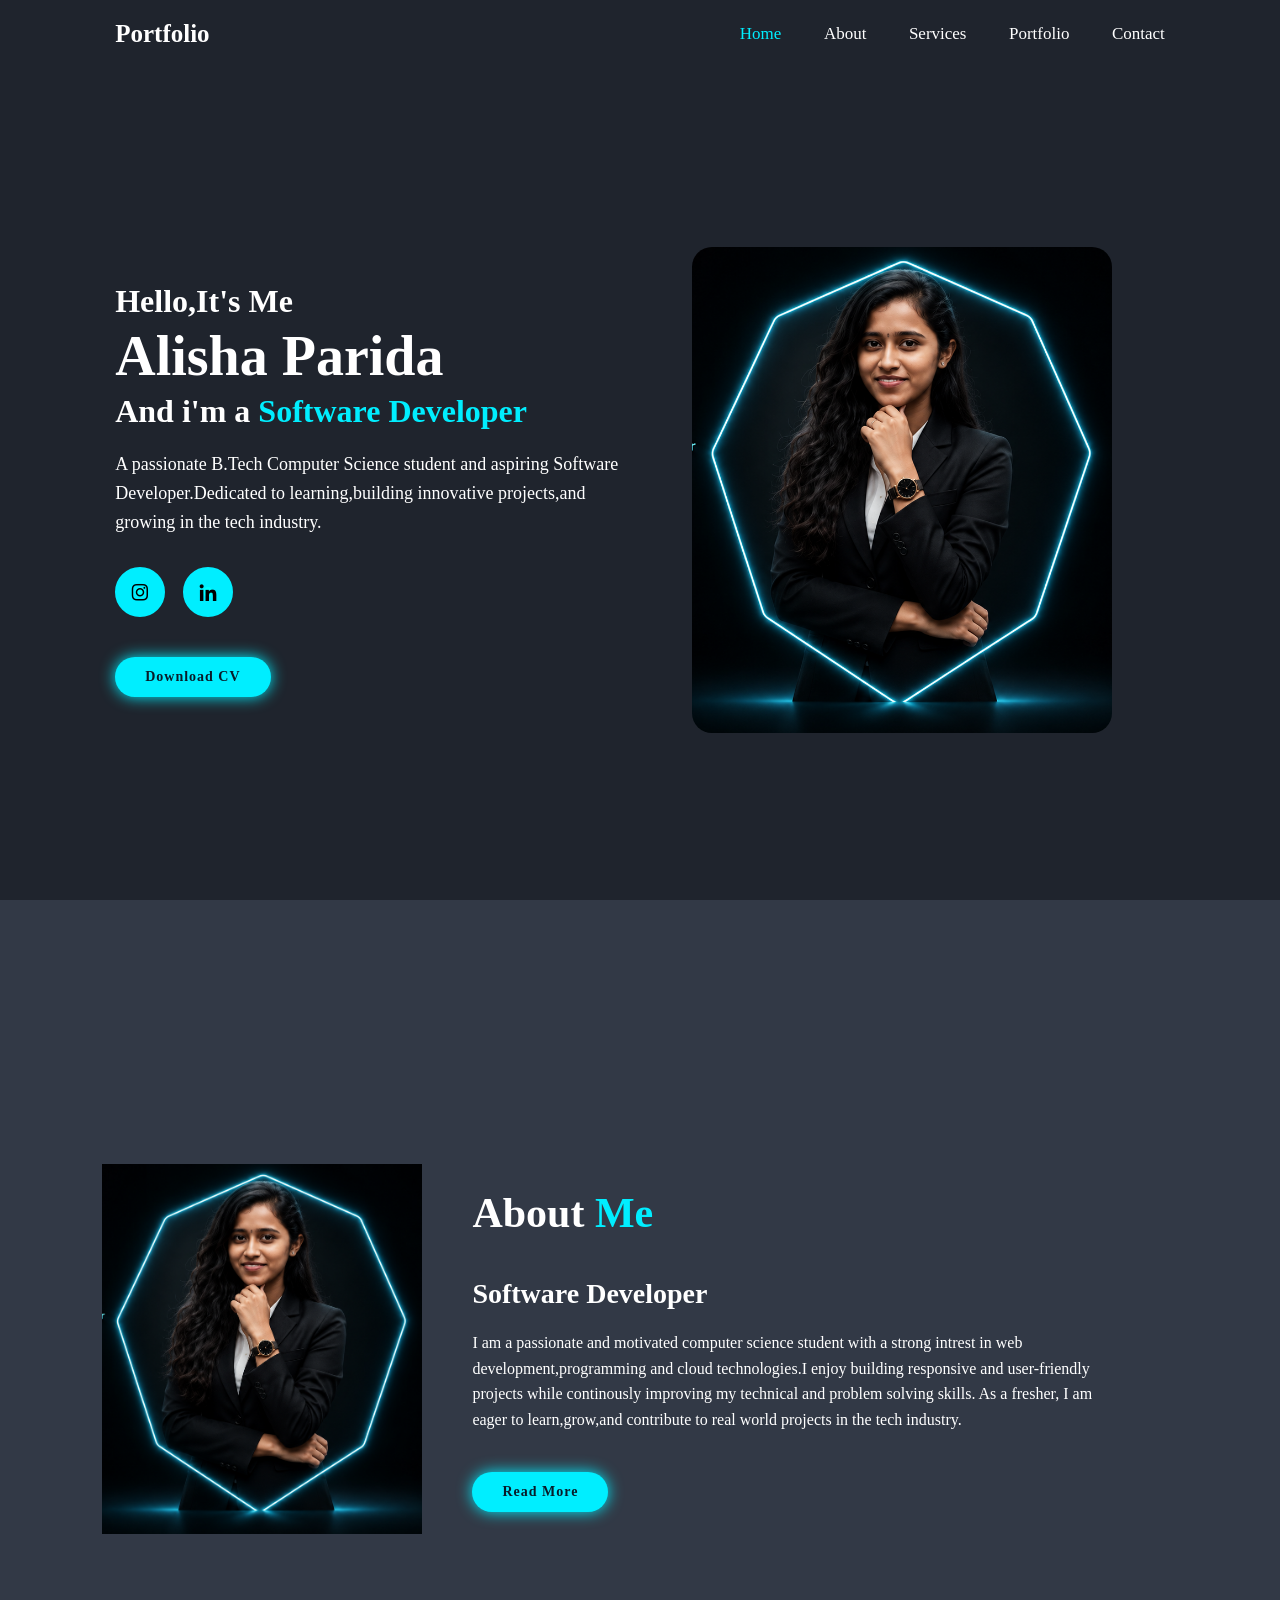
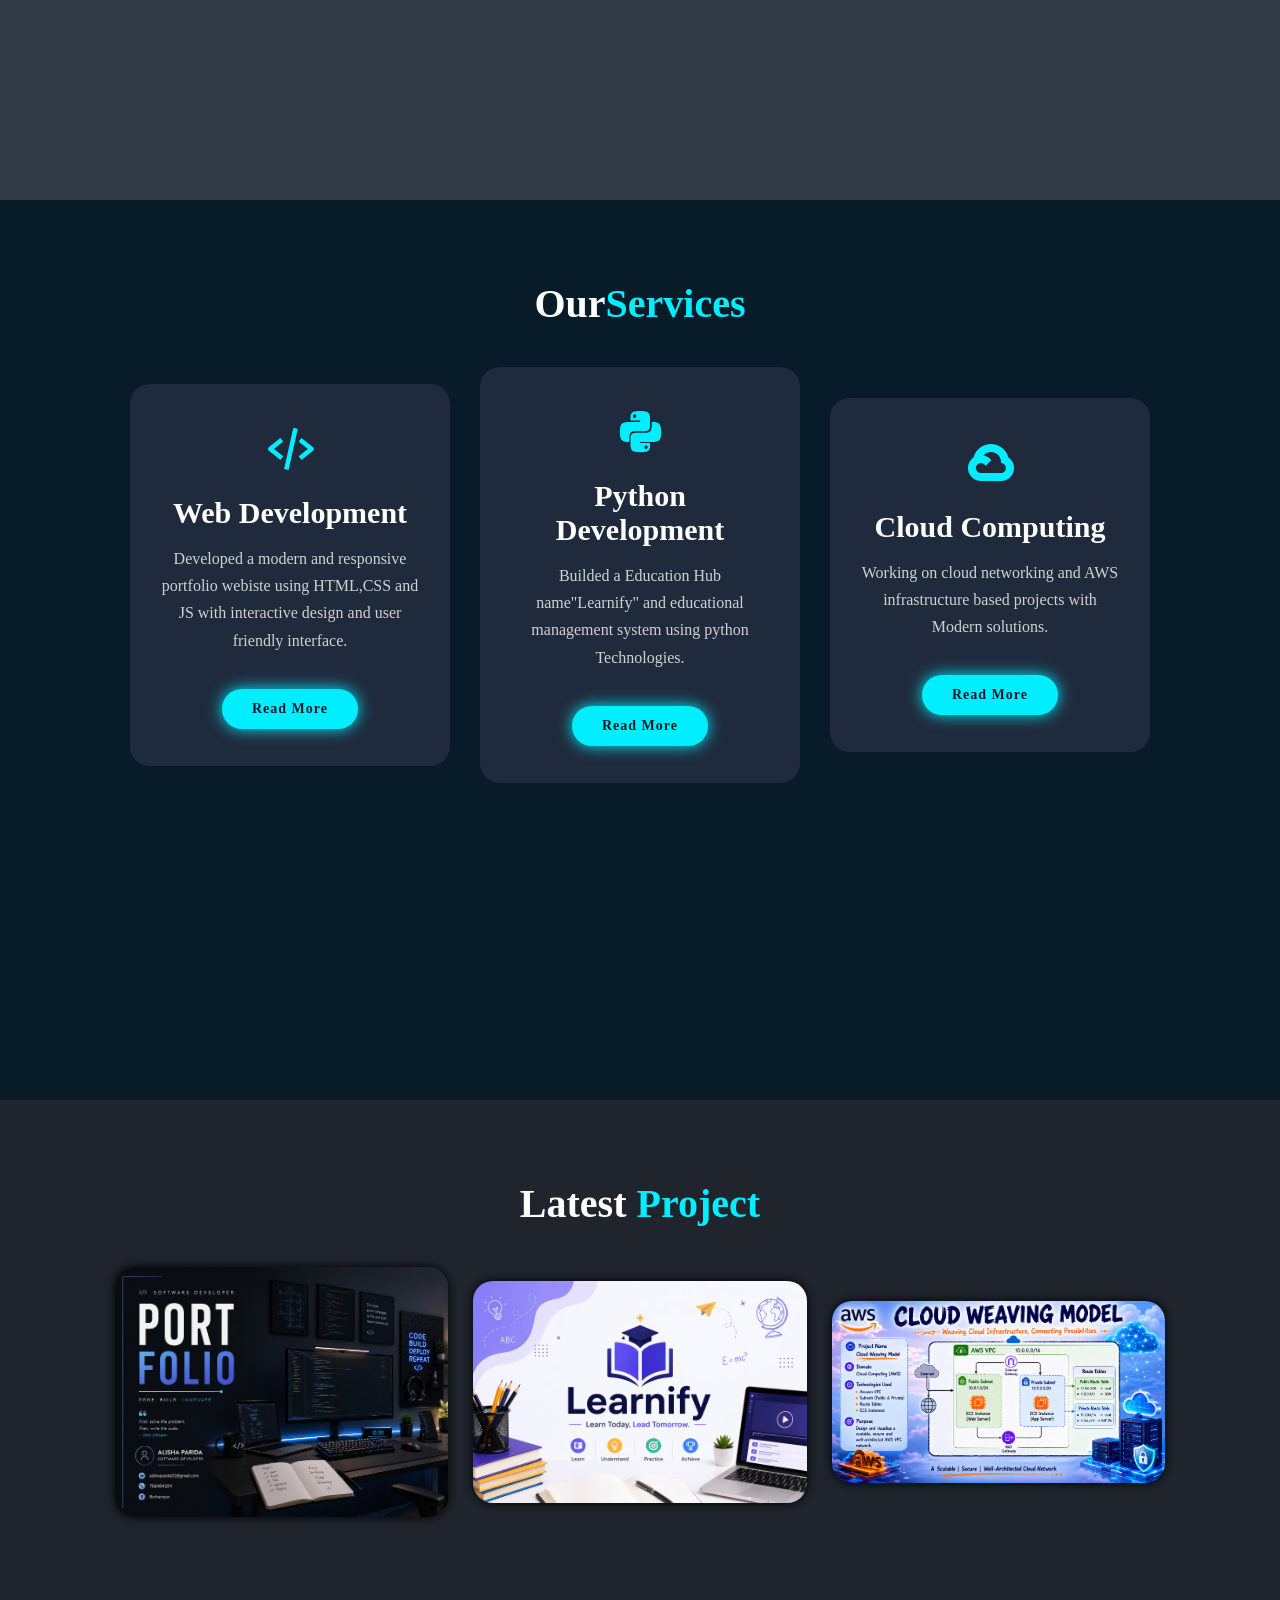
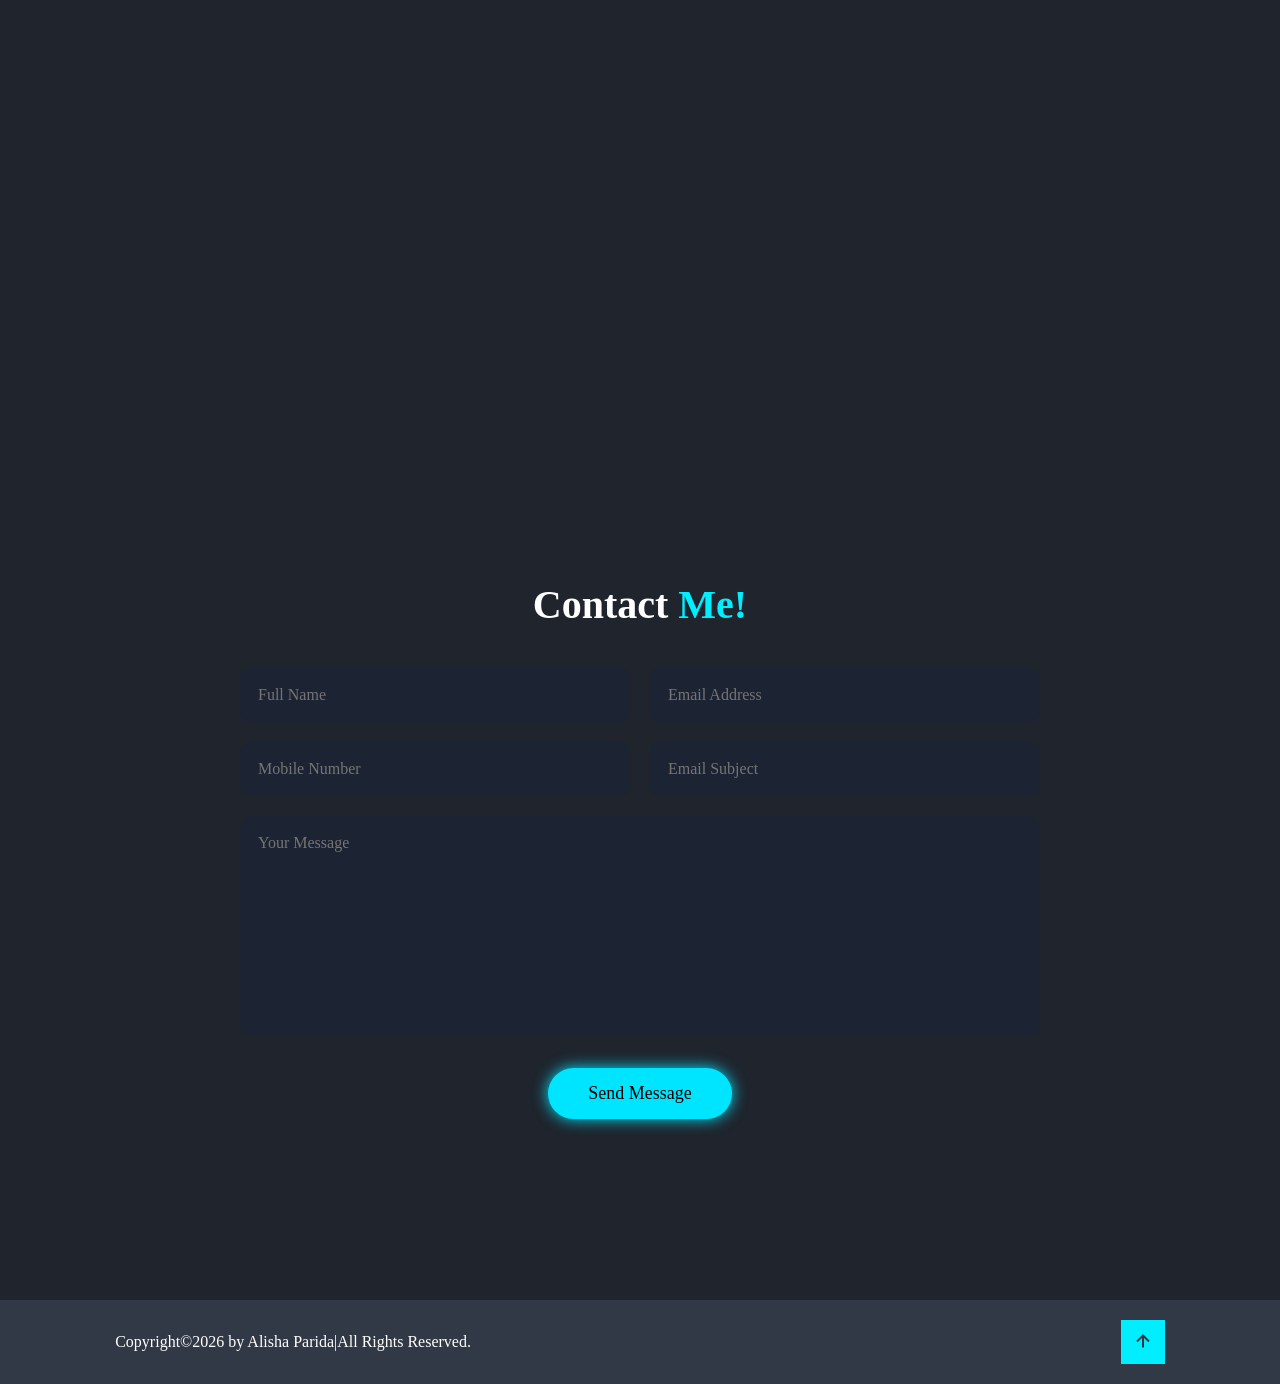
<file: index.html>
<!DOCTYPE html>
<html lang="en">
<head>
    <meta charset="UTF-8">
    <meta name="viewport" content="width=device-width, initial-scale=1.0">
    <title>Personal Portfolio</title>
    <link href='https://unpkg.com/boxicons@2.1.4/css/boxicons.min.css' rel='stylesheet'>
    <link rel="stylesheet" href="port.css">
</head>
<body>
    <header class="header">
        <a href="#" class="logo">Portfolio</a>

        <i class='bx bx-menu' id="menu-icon"></i>

        <nav class="navbar">
            <a href="#home" class="active">Home</a>
            <a href="#about">About</a>
            <a href="#services">Services</a>
            <a href="#portfolio">Portfolio</a>
            <a href="#contact">Contact</a>
        </nav>
    </header>

    <!--home section design-->
    <section class="home"  id="home">
        <div class="home-content">
            <h3>Hello,It's Me</h3>
            <h1>Alisha Parida</h1>
            <h3>And i'm a <span>Software Developer</span></h3>
            <p>A passionate B.Tech Computer Science student and aspiring Software Developer.Dedicated to learning,building innovative projects,and growing in the tech industry.</p>
            <div class="social-media">
                <a href="https://www.instagram.com/_._alisha_._03/"><i class='bx bxl-instagram'></i></a>
                <a href="https://www.linkedin.com/in/alisha-parida-80279b319"><i class='bx bxl-linkedin'></i></a>
            </div>
            <a href="Alisha_Parida_Resume _f.pdf" class="btn">Download CV</a>
        </div>

        <div class="home-img">
            <img src="portfolio.png" alt="">
        </div>
    </section>

    <!--About section design-->
    <section class="about" id="about">
        <div class="about-img">
            <img src="portfolio.png" alt="">
        </div>

        <div class="about-content">
            <h2 class="heading">About <span>Me</span></h2>
            <h3>Software Developer</h3>
            <p>I am a passionate and motivated computer science student with a strong intrest in web development,programming and cloud technologies.I enjoy building responsive and user-friendly projects while continously improving my technical and problem solving skills. As a fresher, I am eager to learn,grow,and contribute to real world projects in the tech industry.</p>
            <a href="read.html" class="btn">Read More</a>
        </div>
    </section>

    <!--sevices section design-->
    <section class="services"  id="services">
        <h2 class="heading">Our<span>Services</span></h2>

        <div class="services-container">
            <div class="services-box">
                <i class='bx bx-code-alt'></i>
                <h3>Web Development</h3>
                <p>Developed a modern and responsive portfolio webiste using HTML,CSS and JS with interactive design and user friendly interface.</p>
                <a href="more.html" class="btn">Read More</a>
            </div>

            <div class="services-box">
                <i class='bx bxl-python' ></i>
                <h3>Python Development</h3>
                <p>Builded a Education Hub name"Learnify" and educational management system using python Technologies.</p>
                <a href="learn.html" class="btn">Read More</a>
            </div>
            
            <div class="services-box">
                <i class='bx bxl-google-cloud'></i>
                <h3>Cloud Computing</h3>
                <p>Working on cloud networking and AWS infrastructure based projects with Modern solutions.</p>
                <a href="c.html" class="btn">Read More</a>
            </div>
        </div>
    </section>

    <!--portfolio section design-->
    <section class="portfolio" id="portfolio">
        <h2 class="heading">Latest <span>Project</span></h2>

        <div class="portfolio-container">
            <div class="portfolio-box">
                <img src="port pic.png" alt="">
                <div class="portfolio-layer">
                    <h4>Personal Portflio</h4>
                    <p>Designed and developed a responsive personal portfolio website using HTML, CSS, and JavaScript to showcase projects, skills, services, and contact information.</p>
                    <a href=""><i class='bx bx-link-external'></i></a>
                </div>
            </div>

            <div class="portfolio-box">
                <img src="learnify 2.jpeg" alt="">
                <div class="portfolio-layer">
                    <h4>Education Hub</h4>
                    <p>Built a learning management system using Python, Tkinter, and SQLite for managing student records, courses, results, and reports.</p>
                </div>
            </div>

            <div class="portfolio-box">
                <img src="cloud w pic.png" alt="">
                <div class="portfolio-layer">
                    <h4>Cloud Weaving Model</h4>
                    <p>Designed and implemented a cloud networking architecture using AWS services including VPC, subnets, route tables, and EC2 instances for secure and scalable network communication</p>
                </div>
            </div>
        </div>
    </section>

    <!--contact section design-->
    <section class="contact" id="contact">
        <h2 class="heading">Contact <span>Me!</span></h2>

        <form action="https://formsubmit.co/alishaparida02@gmail.com" method="POST">
            <div class="input-box">
                <input type="text" placeholder="Full Name">
                <input type="email" placeholder="Email Address">
            </div>
            <div class="input-box">
                <input type="number" placeholder="Mobile Number">
                <input type="text" placeholder="Email Subject">
            </div>
            <textarea name="" id="" cols="30" rows="10" placeholder="Your Message"></textarea>
            <button type="submit" class="btn-contact">Send Message</button>
        </form>
    </section> 

    <!--footer section design-->
    <footer class="footer">
        <div class="footer-text">
            <p>Copyright&copy;2026 by Alisha Parida|All Rights Reserved.</p>
        </div>

        <div class="footer-icontop">
            <a href="#home"><i class='bx bx-up-arrow-alt'></i></a>
        </div>
    </footer>

    <script src="port.js"></script>
</body>
</html>
</file>
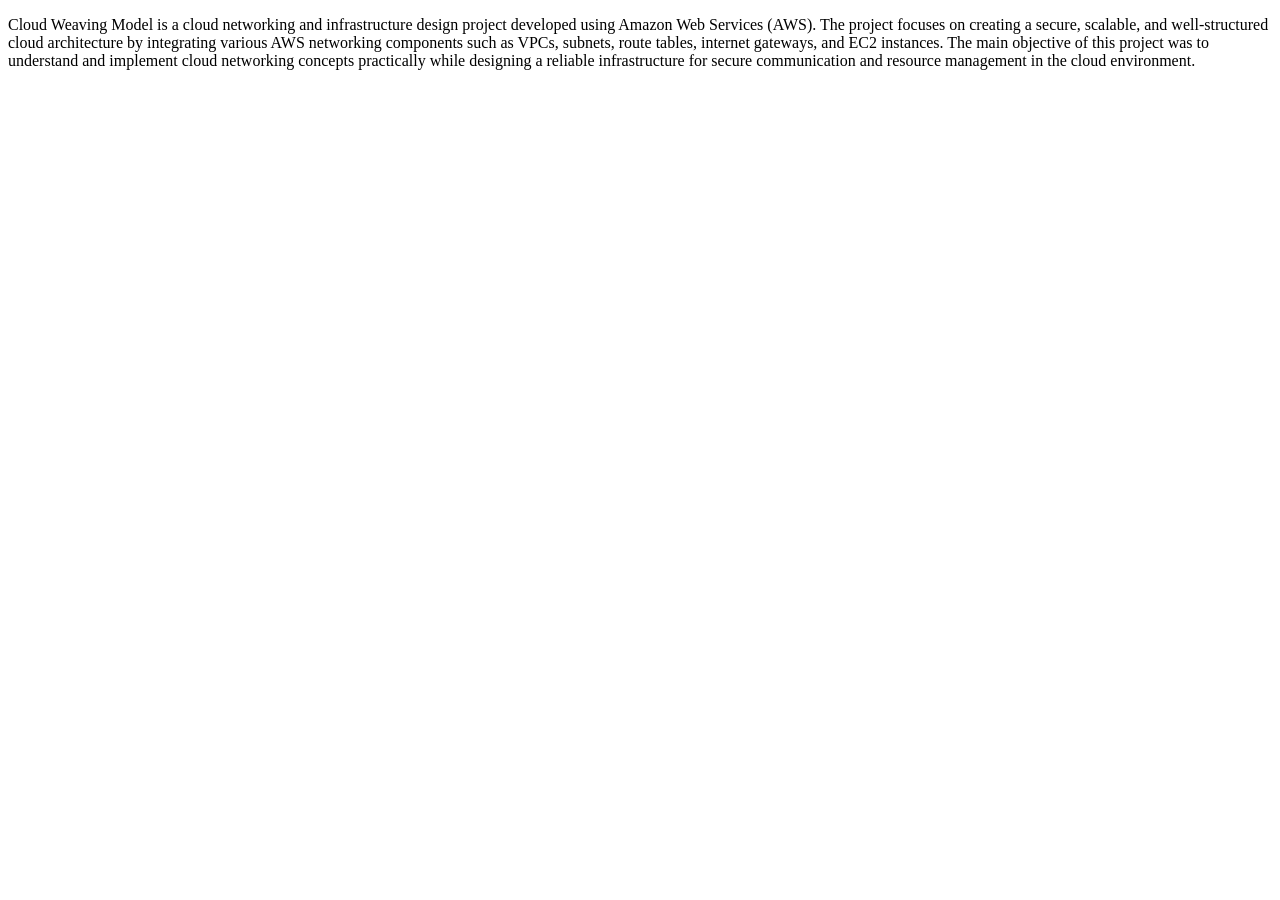
<file: c.html>
<!DOCTYPE html>
<html lang="en">
<head>
    <meta charset="UTF-8">
    <meta name="viewport" content="width=device-width, initial-scale=1.0">
    <title>Read More</title>
</head>
<body>
    <p>Cloud Weaving Model is a cloud networking and infrastructure design project developed using Amazon Web Services (AWS). The project focuses on creating a secure, scalable, and well-structured cloud architecture by integrating various AWS networking components such as VPCs, subnets, route tables, internet gateways, and EC2 instances.
The main objective of this project was to understand and implement cloud networking concepts practically while designing a reliable infrastructure for secure communication and resource management in the cloud environment.</p>
</body>
</html>
</file>
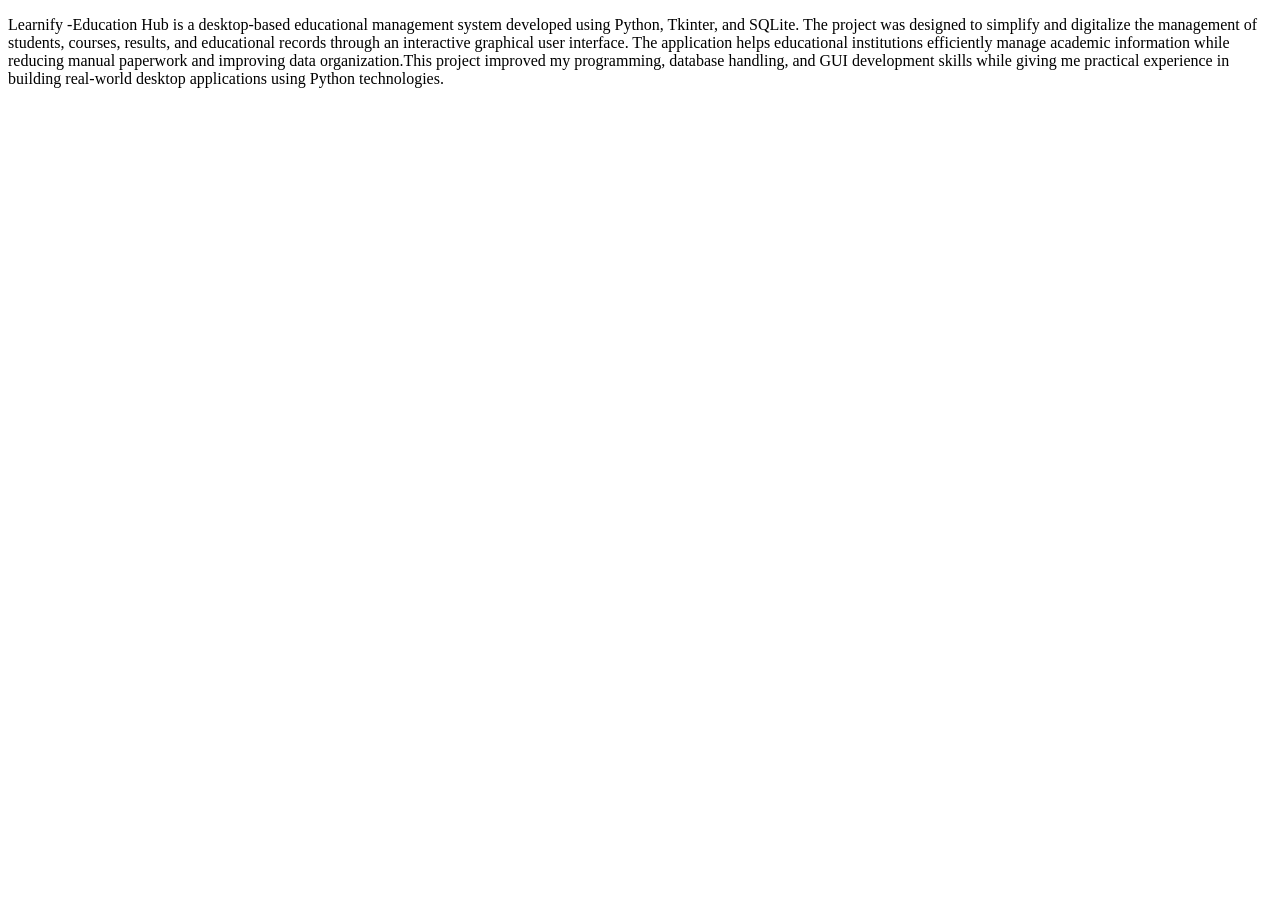
<file: learn.html>
<!DOCTYPE html>
<html lang="en">
<head>
    <meta charset="UTF-8">
    <meta name="viewport" content="width=device-width, initial-scale=1.0">
    <title>Read More</title>
</head>
<body>
    <p>Learnify -Education Hub is a desktop-based educational management system developed using Python, Tkinter, and SQLite. The project was designed to simplify and digitalize the management of students, courses, results, and educational records through an interactive graphical user interface.
The application helps educational institutions efficiently manage academic information while reducing manual paperwork and improving data organization.This project improved my programming, database handling, and GUI development skills while giving me practical experience in building real-world desktop applications using Python technologies.</p>
</body>
</html>
</file>
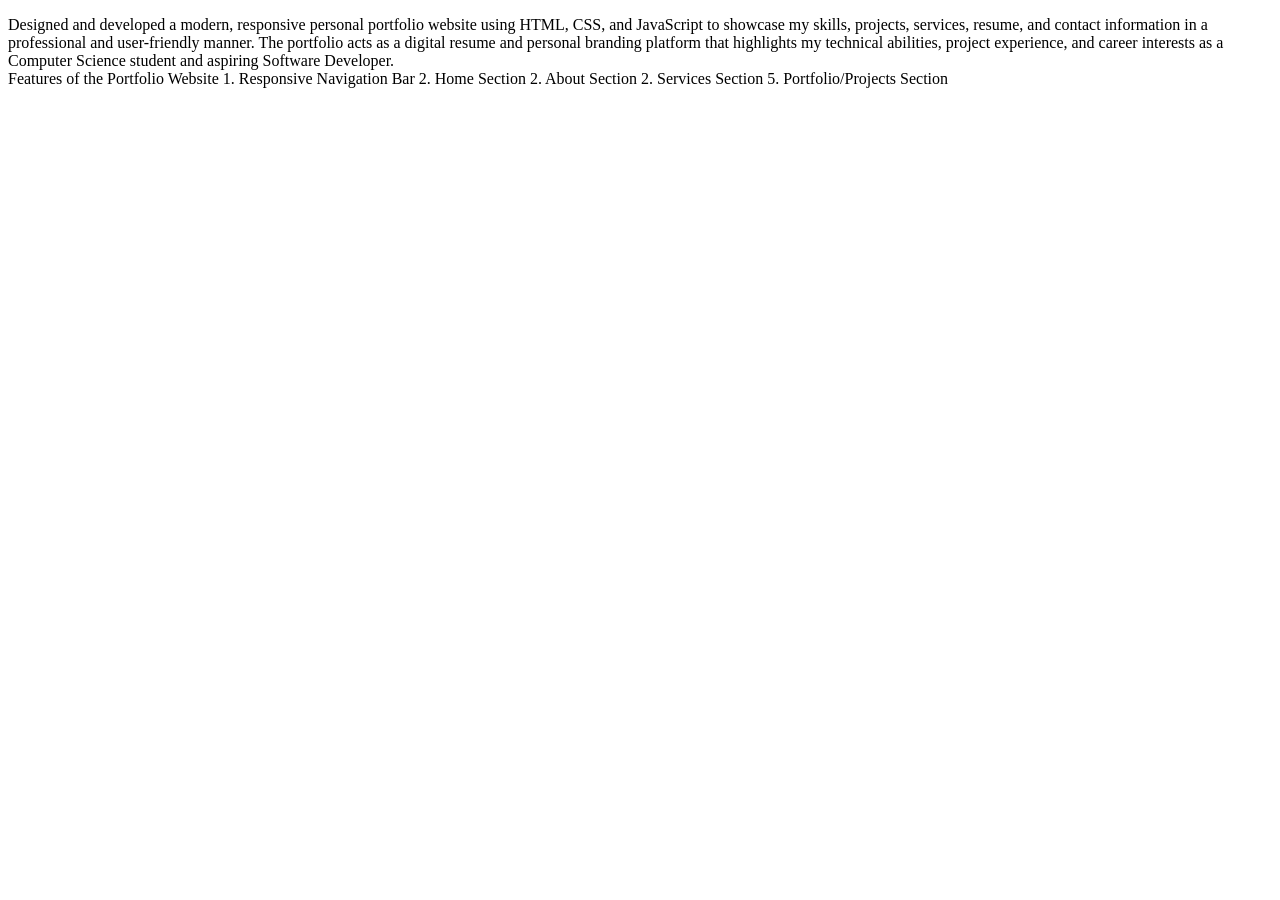
<file: more.html>
<!DOCTYPE html>
<html lang="en">
<head>
    <meta charset="UTF-8">
    <meta name="viewport" content="width=device-width, initial-scale=1.0">
    <title>Read MOre</title>
</head>
<body>
    <p>Designed and developed a modern, responsive personal portfolio website using HTML, CSS, and JavaScript to showcase my skills, projects, services, resume, and contact information in a professional and user-friendly manner.
The portfolio acts as a digital resume and personal branding platform that highlights my technical abilities, project experience, and career interests as a Computer Science student and aspiring Software Developer.<br>
Features of the Portfolio Website
1. Responsive Navigation Bar
2. Home Section
2. About Section
2. Services Section
5. Portfolio/Projects Section</p>
</body>
</html>
</file>
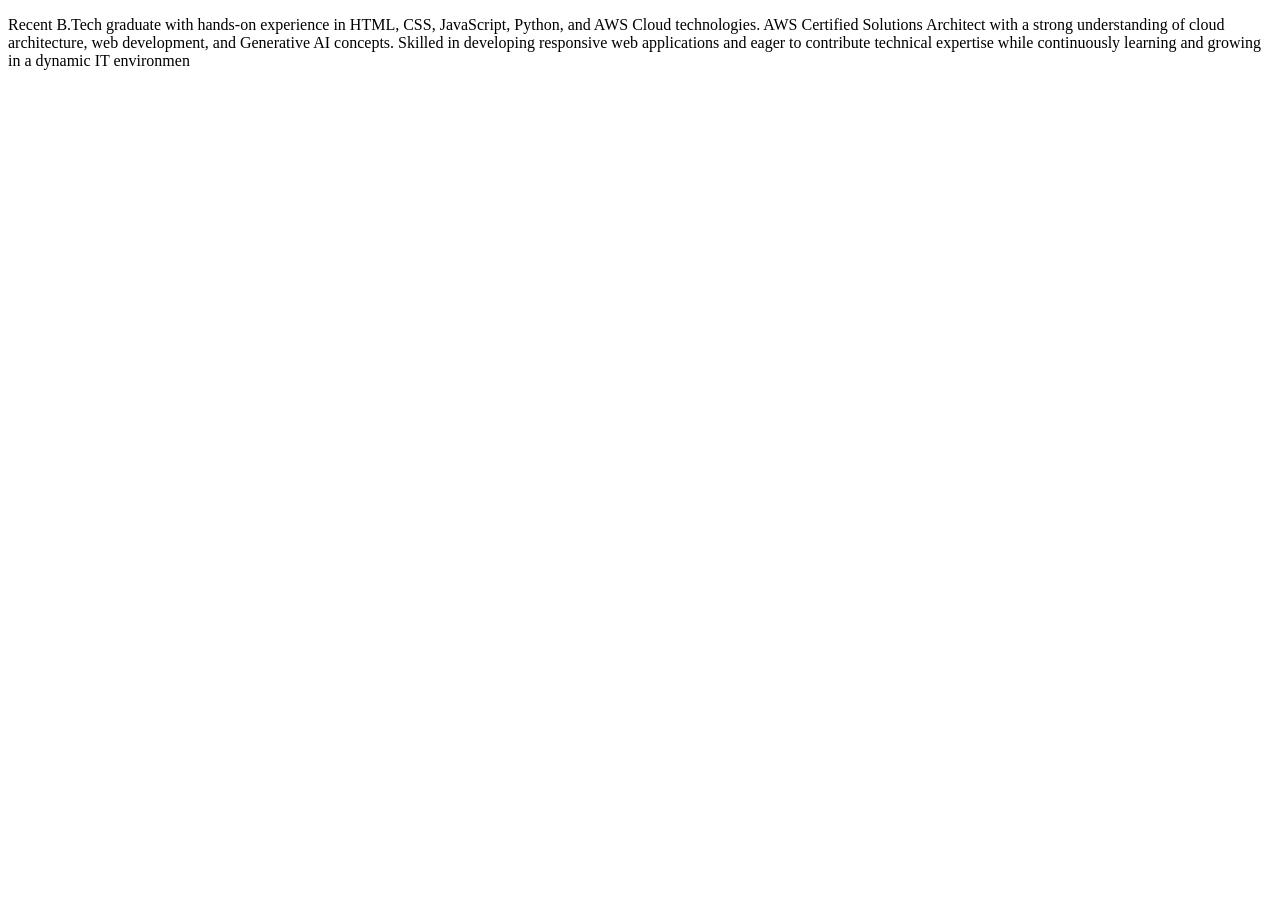
<file: read.html>
<!DOCTYPE html>
<html lang="en">
<head>
    <meta charset="UTF-8">
    <meta name="viewport" content="width=device-width, initial-scale=1.0">
    <title>Read More</title>
</head>
<body>
    <p>Recent B.Tech graduate with hands-on experience in HTML, CSS, JavaScript, Python, and AWS Cloud technologies. AWS Certified Solutions Architect with a strong understanding of cloud architecture, web development, and Generative AI concepts. Skilled in developing responsive web applications and eager to contribute technical expertise while continuously learning and growing in a dynamic IT environmen</p>
</body>
</html>
</file>
<file: port.css>
*{
    margin: 0;
    padding: 0;
    box-sizing: border-box;
    text-decoration: none;
    border: none;
    outline: none;
    scroll-behavior: smooth;
    font-family: 'popins','sans-serif';
}

:root{
    --bg-color:#1f242d;
    --second-bg-color:#323946;
    --text-color:#fff;
    --main-color:#0ef;
}

html{
    font-size: 62.5%;
    overflow-x: hidden;
}

body{
    background:var(--bg-color);
    color:var(--text-color);
    overflow-x: hidden;
}

section{
    min-height: 100vh;
    padding: 10rem 9% 2rem;
}

.header{
    position: fixed;
    top: 0;
    left: 0;
    width: 100%;
    padding: 2rem 9%;
    background: var(--bg-color);
    display: flex;
    justify-content: space-between;
    align-items: center;
    z-index: 100;
}

.logo{
    font-size: 2.5rem;
    color: var(--text-color);
    font-weight: 600;
    cursor: default;
}

.navbar a{
    font-size: 1.7rem;
    color: var(--text-color);
    margin-left: 4rem;
    transition: 3s;
}

.navbar a:hover,
.navbar a.active{
    color: var(--main-color);
}

#menu-icon {
    font-size: 3.6rem;
    color: var(--text-color);
    display: none;
}

.home{
    display: flex;
    justify-content:space-between;
    align-items: center;
}

.home-img{
    width: 100%;
    display: flex;
    justify-content: center;
    align-items: center;
}
/*image styling*/
.home-img img{
    width: 100%;
    max-width: 420px;
    height: auto;
    object-fit: contain;
    border-radius: 20px;
}
/*text section*/
.home-content{
    width: 100%;
    color: var(--text-color);
}

.home-content h3{
    font-size: 3.2rem;
    font-weight: 700;
}

.home-content h3:nth-of-type(2){
    margin-bottom: 2rem;
}

span{
    color: var(--main-color);
}

.home-content h1{
    font-size: 5.6rem;
    font-weight: 700;
    line-height: 1.3;
}

.home-content p{
    font-size: 18px;
    line-height: 1.6;
    max-width: 600px;
    justify-content: center;
}

.social-media{
    display: flex;
    align-items: center;
    gap: 18px;
    margin-top: 30px;
    margin-bottom: 30px;
}

.social-media a{
    display: flex;
    justify-content: center;
    align-items: center;
    width: 50px;
    height: 50px;
    background: #00ffff;
    border: 2rem solid var(--main-color);
    border-radius: 50%;
    font-size: 22px;
    color: black;
    text-decoration: none;
    transition: 0.3s ease;
}

.social-media a:hover{
    transform: translateY(-5px);
    box-shadow: 0 0 1rem var(--main-color);
}

.btn{
    display: inline-block;
    padding: 14px 35px;
    background: var(--main-color);
    box-shadow: 0 0 15px var(--main-color);
    border-radius: 40px;
    color: var(--second-bg-color);
    letter-spacing: .1rem;
    margin-top: 10px;
    font-size: 18px;
    font-weight: 600;
    text-decoration: none;
    transition: 0.3s ease;
}

.btn:hover{
    box-shadow: none;
    transform: scale(1.05);
}

.about{
    display: flex;
    justify-content: center;
    align-items: center;
    gap: 50px;
    padding: 60px 8%;
    background: var(--second-bg-color);
}

.about-img img{
    width: 320px;
    height: auto;
}

.heading{
    text-align: center;
    font-size: 4.5rem;
}

.about-content h2{
    text-align: left;
    line-height: 1.2;
    font-size: 42px;
}

.about-content h3{
    font-size: 28px;
}

.about-content p{
    font-size: 16px;
    margin: 2rem 0 3rem;
    line-height: 1.6;
    width: 90%;
}

.btn{
    padding: 10px 22px;
    font-size: 14px;
}

.services{
    background: #081b29;
    padding: 80px 9%;
}

.heading{
    text-align: center;
    font-size: 50px;
    margin-bottom: 60px;
    color: white;
}

.heading span{
    color: #0ef;
}

.services-container{
    display: flex;
    justify-content: center;
    align-items: center;
    gap: 30px;
    flex-wrap: wrap;
}

.services-box{
    width: 320px;
    background: #1f2b3d;
    padding: 35px 25px;
    border-radius: 20px;
    text-align: center;
    transition: 0.4s ease;
    border: 2px solid transparent;
}

.services-box:hover{
    border-color: #0ef;
    transform: translateY(-10px);
}

.services-box i{
    font-size: 55px;
    color: #0ef;
    margin-bottom: 20px;
}

.services-box h3{
    font-size: 30px;
    color: white;
    margin-bottom: 15px;
}

.services-box p{
    font-size: 16px;
    color: #d1d1d1;
    line-height: 1.7;
    margin-bottom: 25px;
}

.btn{
    display: inline-block;
    padding: 12px 30px;
    background: #0ef;
    border-radius: 40px;
    color: #081b29;
    text-decoration: none;
    font-weight: 600;
    box-shadow: 0 0 15px #0ef;
    transition: 0.3s ease;
}

.btn:hover{
    box-shadow: 0 0 25px #0ef;
}

/* Portfolio Section */

.portfolio{
    background: #1f242d;
    padding: 80px 9% 50px;
}

.heading{
    text-align: center;
    font-size: 4rem;
    color: #fff;
    margin-bottom: 4rem;
}

.heading span{
    color: #0ef;
}

.portfolio-container{
    display: grid;
    grid-template-columns: repeat(3,1fr);
    align-items: center;
    gap: 2.5rem;
}

.portfolio-container .portfolio-box{
    position: relative;
    border-radius: 2rem;
    box-shadow: 0 0 1rem #000;
    overflow: hidden;
    display: flex;
}

.portfolio-box img{
    width: 100%;
    transition: .5s ease;
}

.portfolio-box:hover img{
    transform: scale(1.1);
}

.portfolio-box .portfolio-layer{
    position: absolute;
    bottom: 0;
    left: 0;
    width: 100%;
    height: 100%;
    background: linear-gradient(rgba(0,0,0,.1), #0ef);
    display: flex;
    justify-content: center;
    align-items: center;
    flex-direction: column;
    text-align: center;
    padding: 0 4rem;
    transform: translateY(100%);
    transition: .5s ease;
}

.portfolio-box:hover .portfolio-layer{
    transform: translateY(0);
}

.portfolio-layer h4{
    font-size: 3rem;
    color: #000;
}

.portfolio-layer p{
    font-size: 1.2rem;
    margin: .3rem 0 1rem;
    color: #000;
}

.portfolio-layer a{
    display: inline-flex;
    justify-content: center;
    align-items: center;
    width: 4rem;
    height: 4rem;
    background: #fff;
    border-radius: 50%;
}

.portfolio-layer a i{
    font-size: 2rem;
    color: #1f242d;
}

/* Responsive */

@media (max-width: 991px){
    .portfolio-container{
        grid-template-columns: repeat(2,1fr);
    }
}

@media (max-width: 617px){
    .portfolio-container{
        grid-template-columns: 1fr;
    }
}

.contact{
      min-height: 100vh;
      display: flex;
      justify-content: center;
      align-items: center;
      flex-direction: column;
      padding: 40px 10%;
    }

    .contact h1{
      font-size: 55px;
      margin-bottom: 40px;
    }

    .contact h1 span{
      color: #00e5ff;
    }

    .contact form{
      width: 100%;
      max-width: 800px;
    }

    .input-box{
      display: flex;
      justify-content: space-between;
      gap: 20px;
      margin-bottom: 20px;
    }

    .input-box input{
      width: 50%;
    }

    input,
    textarea{
      width: 100%;
      padding: 18px;
      border: none;
      outline: none;
      background: #1c2333;
      color: white;
      border-radius: 10px;
      font-size: 16px;
    }

    textarea{
      resize: none;
      height: 220px;
    }

    .btn-contact{
      display: block;
      margin: 30px auto 0;
      padding: 15px 40px;
      border: none;
      border-radius: 30px;
      background: #00e5ff;
      color: black;
      font-size: 18px;
      cursor: pointer;
      box-shadow: 0 0 15px #00e5ff;
      transition: 0.3s;
    }

    .btn-contact:hover{
      transform: scale(1.05);
    }

    @media(max-width:768px){

      .input-box{
        flex-direction: column;
      }
    }

      .input-box input{
        width: 100%;
      }

      .contact h1{
        font-size: 40px;
      }

.footer {
    display: flex;
    justify-content: space-between;
    align-items: center;
    flex-wrap: wrap;
    padding: 2rem 9%;
    background: var(--second-bg-color);
}

.footer-text p {
    font-size: 16px;
}

.footer-icontop {
    display: inline-flex;
    justify-content: center;
    align-items: center;
    padding: 10px;
    background: var(--main-color);
    border:  0.8rem;
    transition: 0.4s ease;
}

.footer-icontop a:hover {
    box-shadow: 0 0 15px var(--main-color);
    background: var(--text-color);
    transform: translateY(-5px);
}

.footer-icontop a i {
    font-size: 2.4rem;
    color: var(--second-bg-color);
}

.footer-icontop a:hover i {
    color: var(--main-color);
}

html{
    scroll-behavior: smooth;
}

/*for mobile navbar*/
.navbar.active{
    display: block;
}

/*for mobile menu*/
#menu-icon{
    font-size: 3.6rem;
    color: white;
    display: none;
}

@media (max-width:768px){

    #menu-icon{
        display: block;
    }

    .navbar{
        position: absolute;
        top: 100%;
        left: 0;
        width: 100%;
        padding: 1rem 3%;
        background: #1f242d;
        display: none;
    }

    .navbar.active{
        display: block;
    }

    .navbar a{
        display: block;
        font-size: 2rem;
        margin: 3rem 0;
    }
}

/* ===== COMPLETE MOBILE RESPONSIVE FIX ===== */

@media (max-width:768px){

    html{
        font-size: 55%;
    }

    body{
        overflow-x: hidden;
    }

    section{
        padding: 8rem 5% 3rem;
    }

    /* HEADER */

    .header{
        padding: 2rem 5%;
    }

    #menu-icon{
        display: block;
    }

    .navbar{
        position: absolute;
        top: 100%;
        left: 0;
        width: 100%;
        background: #1f242d;
        display: none;
        flex-direction: column;
        text-align: center;
        padding: 1rem 0;
    }

    .navbar.active{
        display: flex;
    }

    .navbar a{
        display: block;
        margin: 2rem 0;
        font-size: 2rem;
    }

    .logo{
        font-size: 3rem;
    }

    /* HOME */

    .home{
        flex-direction: column-reverse;
        text-align: center;
        gap: 3rem;
    }

    .home-content{
        width: 100%;
    }

    .home-content h1{
        font-size: 4rem;
    }

    .home-content h3{
        font-size: 2.4rem;
    }

    .home-content p{
        font-size: 1.6rem;
        line-height: 1.7;
    }

    .home-img img{
        width: 100%;
        max-width: 280px;
        height: auto;
    }

    .social-media{
        justify-content: center;
        flex-wrap: wrap;
    }

    .social-media a{
        width: 4.5rem;
        height: 4.5rem;
        font-size: 2rem;
    }

    .btn{
        width: auto;
    }

    /* ABOUT */

    .about{
        flex-direction: column;
        text-align: center;
        gap: 3rem;
    }

    .about-img img{
        width: 100%;
        max-width: 300px;
    }

    .about-content h2{
        font-size: 3.5rem;
    }

    .about-content h3{
        font-size: 2.5rem;
    }

    .about-content p{
        width: 100%;
        text-align: center;
        font-size: 1.6rem;
    }

    /* SERVICES */

    .services-container{
        flex-direction: column;
        align-items: center;
    }

    .services-box{
        width: 100%;
        max-width: 320px;
    }

    /* PORTFOLIO */

    .portfolio-container{
        grid-template-columns: 1fr;
    }

    .portfolio-box{
        width: 100%;
    }

    /* CONTACT */

    .input-box{
        flex-direction: column;
    }

    .input-box input{
        width: 100%;
    }

    .contact form{
        width: 100%;
    }

    /* FOOTER */

    .footer{
        flex-direction: column;
        text-align: center;
        gap: 2rem;
    }

}
</file>
